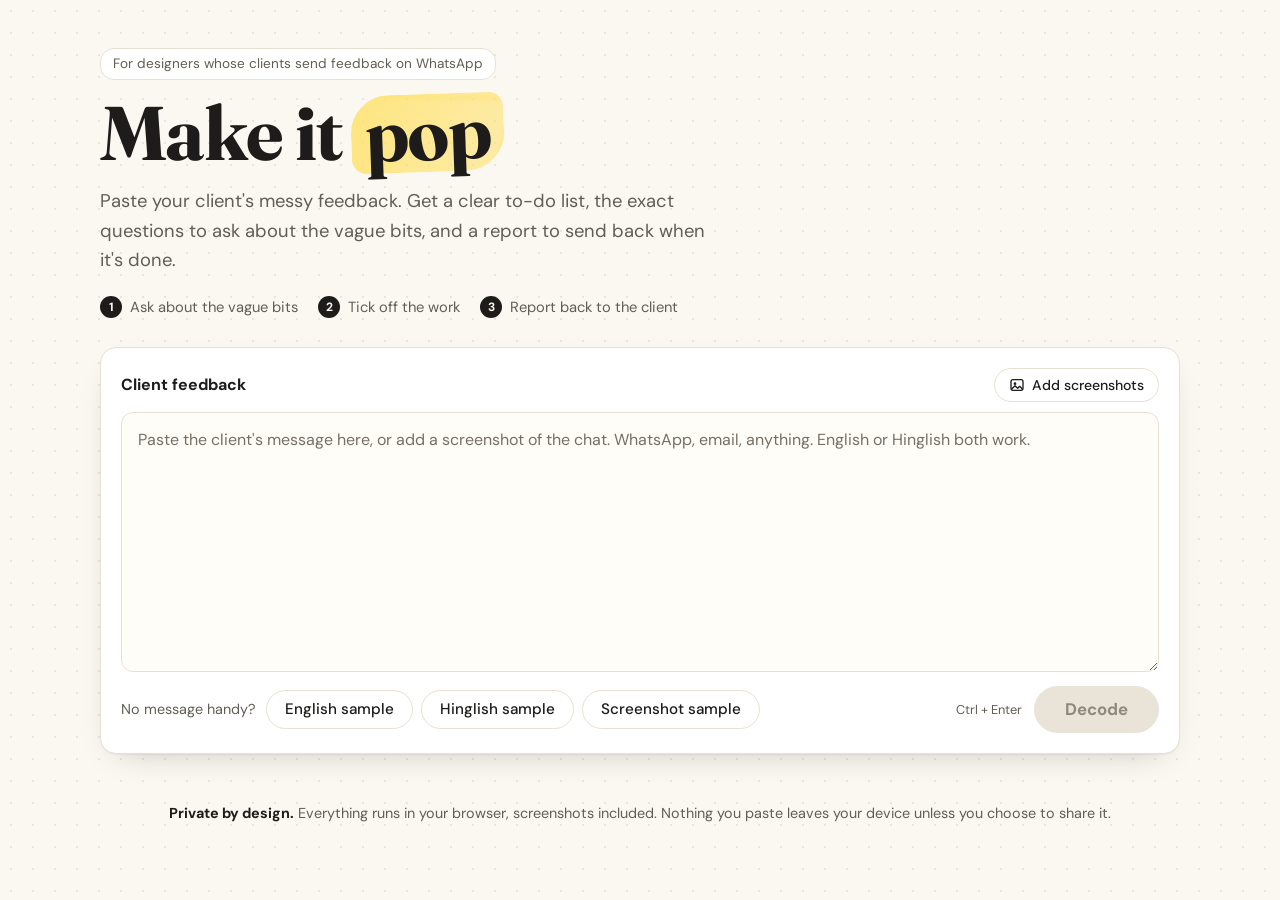
<file: index.html>
<!doctype html>
<html lang="en">
<head>
  <meta charset="utf-8">
  <meta name="viewport" content="width=device-width, initial-scale=1">
  <title>Make It Pop: decode vague client feedback</title>
  <meta name="description" content="Paste your client's messy feedback. Get a clear to-do list, plus the questions to ask about the vague bits, and a report to send back when it's done.">
  <meta name="theme-color" content="#FBF8F1">
  <link rel="icon" href="data:image/svg+xml,%3Csvg xmlns='http://www.w3.org/2000/svg' viewBox='0 0 64 64'%3E%3Crect x='6' y='22' width='52' height='22' rx='6' fill='%23FFE066' transform='rotate(-6 32 33)'/%3E%3Ctext x='32' y='42' font-family='Georgia,serif' font-size='26' font-weight='700' text-anchor='middle' fill='%231D1C1A'%3Epop%3C/text%3E%3C/svg%3E">
  <link rel="preconnect" href="https://fonts.googleapis.com">
  <link rel="preconnect" href="https://fonts.gstatic.com" crossorigin>
  <link rel="stylesheet" href="https://fonts.googleapis.com/css2?family=DM+Sans:opsz,wght@9..40,400;9..40,500;9..40,700&family=Fraunces:opsz,wght@9..144,600;9..144,700&display=swap">
  <link rel="stylesheet" href="styles.css">
</head>
<body>
  <!-- Screen 1: paste the client's message -->
  <div id="screen-compose" class="screen">
    <main class="page">
      <header class="masthead">
        <p class="eyebrow">For designers whose clients send feedback on WhatsApp</p>
        <h1 class="wordmark">Make it <span class="marker">pop</span></h1>
        <p class="promise">Paste your client's messy feedback. Get a clear to-do list, the exact questions to ask about the vague bits, and a report to send back when it's done.</p>
        <ol class="steps" aria-label="How it works">
          <li><span class="step-num">1</span>Ask about the vague bits</li>
          <li><span class="step-num">2</span>Tick off the work</li>
          <li><span class="step-num">3</span>Report back to the client</li>
        </ol>
      </header>

      <section class="card input-card" aria-label="Client feedback">
        <div class="input-head">
          <label class="input-label" for="feedback">Client feedback</label>
          <button type="button" id="add-shots" class="btn btn-ghost btn-small shot-btn">
            <svg viewBox="0 0 24 24" width="16" height="16" aria-hidden="true"><rect x="3" y="4" width="18" height="16" rx="3" fill="none" stroke="currentColor" stroke-width="2"/><circle cx="9" cy="10" r="2" fill="currentColor"/><path d="M4 18l5-5 4 4 3-3 4 4" fill="none" stroke="currentColor" stroke-width="2" stroke-linejoin="round"/></svg>
            Add screenshots
          </button>
          <input id="shot-input" class="visually-hidden" type="file" accept="image/*" multiple tabindex="-1" aria-hidden="true">
        </div>
        <textarea id="feedback" rows="9" spellcheck="false" placeholder="Paste the client's message here, or add a screenshot of the chat. WhatsApp, email, anything. English or Hinglish both work."></textarea>
        <p id="shot-status" class="shot-status" role="status" aria-live="polite" hidden></p>
        <p id="nothing-found" class="nothing-found" role="alert" hidden>We couldn't find any requests in this message. Try pasting the full feedback.</p>
        <div class="input-actions">
          <div class="samples">
            <span class="samples-label">No message handy?</span>
            <button type="button" class="btn btn-ghost" data-sample="en">English sample</button>
            <button type="button" class="btn btn-ghost" data-sample="hi">Hinglish sample</button>
            <button type="button" class="btn btn-ghost" id="sample-shot">Screenshot sample</button>
          </div>
          <div class="decode-wrap">
            <span class="shortcut" aria-hidden="true">Ctrl + Enter</span>
            <button type="button" id="decode" class="btn btn-primary btn-large" disabled>Decode</button>
          </div>
        </div>
      </section>

      <footer class="footer">
        <p><strong>Private by design.</strong> Everything runs in your browser, screenshots included. Nothing you paste leaves your device unless you choose to share it.</p>
      </footer>
    </main>
  </div>

  <!-- Screen 2: the feedback round -->
  <div id="screen-work" class="screen" hidden>
    <header class="appbar">
      <div class="appbar-inner">
        <button type="button" id="back" class="btn btn-ghost btn-small"><span aria-hidden="true">&larr;</span> Edit message</button>
        <p class="appbar-mark" aria-hidden="true">Make it <span class="marker">pop</span></p>
        <button type="button" id="new-feedback" class="btn btn-ghost btn-small">New feedback</button>
      </div>
    </header>

    <main class="page page-work">
      <div class="round-head" aria-live="polite">
        <h1 id="work-title" class="round-title" tabindex="-1"></h1>
        <p id="summary" class="summary"></p>
      </div>

      <ol class="round" aria-label="This feedback round">
        <li id="step-ask" class="round-step">
          <button type="button" class="round-btn" data-step="ask">
            <span class="round-num" aria-hidden="true">1</span>
            <span class="round-text">
              <span class="round-name">Ask the client</span>
              <span id="step-ask-status" class="round-status"></span>
            </span>
          </button>
        </li>
        <li id="step-do" class="round-step">
          <button type="button" class="round-btn" data-step="do">
            <span class="round-num" aria-hidden="true">2</span>
            <span class="round-text">
              <span class="round-name">Do the work</span>
              <span id="step-do-status" class="round-status"></span>
              <span class="round-bar" aria-hidden="true"><span id="step-do-fill"></span></span>
            </span>
          </button>
        </li>
        <li id="step-report" class="round-step">
          <button type="button" class="round-btn" data-step="report">
            <span class="round-num" aria-hidden="true">3</span>
            <span class="round-text">
              <span class="round-name">Report back</span>
              <span id="step-report-status" class="round-status"></span>
            </span>
          </button>
        </li>
      </ol>

      <div class="tabs" role="tablist" aria-label="Lists">
        <button type="button" role="tab" id="tab-ask" class="tab" data-tab="ask" aria-controls="panel-ask" aria-selected="true">Ask the client <span id="tab-ask-count" class="tab-count"></span></button>
        <button type="button" role="tab" id="tab-ready" class="tab" data-tab="ready" aria-controls="panel-ready" aria-selected="false">Ready to do <span id="tab-ready-count" class="tab-count"></span></button>
      </div>

      <div id="lists" class="lists" data-tab="ask">
        <section id="panel-ask" class="card list list-ask" role="tabpanel" aria-labelledby="ask-title">
          <header class="list-head">
            <div>
              <h2 id="ask-title" class="list-title"><span class="list-icon" aria-hidden="true">?</span>Ask the client <span id="ask-count" class="count"></span></h2>
              <p class="list-hint">Send these before you start, so you don't redo work.</p>
            </div>
            <button type="button" id="send-questions" class="btn btn-primary btn-small">Send questions</button>
          </header>
          <div id="lang-switch" class="lang-switch" role="group" aria-label="Question language" hidden>
            <span class="lang-switch-label">Questions in</span>
            <button type="button" class="seg is-active" data-lang-mode="client" aria-pressed="true">Client's language</button>
            <button type="button" class="seg" data-lang-mode="en" aria-pressed="false">English</button>
          </div>
          <ol id="ask-list" class="items"></ol>
          <p id="ask-empty" class="empty" hidden>Nothing vague here. Your client was clear this time.</p>
        </section>

        <section id="panel-ready" class="card list list-ready" role="tabpanel" aria-labelledby="ready-title">
          <header class="list-head">
            <div>
              <h2 id="ready-title" class="list-title"><span class="list-icon" aria-hidden="true">&#10003;</span>Ready to do <span id="ready-count" class="count"></span></h2>
              <p class="list-hint">Clear requests. Tick them off as you go.</p>
            </div>
          </header>
          <div id="progress" class="progress">
            <div class="progress-track"><span id="progress-fill" class="progress-fill"></span></div>
            <p id="progress-text" class="progress-text"></p>
          </div>
          <div id="all-done" class="all-done" hidden>
            <p>All done. Time to send it back for review.</p>
            <button type="button" id="all-done-report" class="btn btn-green btn-small">Create report</button>
          </div>
          <ul id="ready-list" class="items"></ul>
          <p id="ready-empty" class="empty" hidden>Nothing to start yet. Send the questions first.</p>
        </section>
      </div>

      <footer class="footer">
        <p><strong>Private by design.</strong> Everything runs in your browser. Nothing you paste leaves your device unless you choose to share it.</p>
      </footer>
    </main>
  </div>

  <div id="toast" class="toast" role="status" aria-live="polite" hidden></div>

  <!-- Sheet: send the clarifying questions -->
  <dialog id="send-dialog" class="sheet" aria-labelledby="send-title">
    <header class="sheet-head">
      <h2 id="send-title">Send your questions</h2>
      <button type="button" class="icon-btn" data-close aria-label="Close">&times;</button>
    </header>
    <div class="sheet-body">
      <p class="sheet-hint">Paste this in your chat with the client. Every question quotes their own words.</p>
      <label class="visually-hidden" for="send-text">Message to send</label>
      <textarea id="send-text" class="bubble" readonly></textarea>
    </div>
    <footer class="sheet-actions">
      <button type="button" id="send-copy" class="btn btn-ghost">Copy message</button>
      <a id="send-wa" class="btn btn-whatsapp" href="#" target="_blank" rel="noopener">Open in WhatsApp</a>
    </footer>
  </dialog>

  <!-- Sheet: report back to the client -->
  <dialog id="report-dialog" class="sheet sheet-wide" aria-labelledby="report-title">
    <header class="sheet-head">
      <h2 id="report-title">Report back to your client</h2>
      <button type="button" class="icon-btn" data-close aria-label="Close">&times;</button>
    </header>
    <div class="sheet-body">
      <div class="fields">
        <label class="field"><span>Client name</span><input id="r-client" type="text" autocomplete="off" placeholder="e.g. Rohit"></label>
        <label class="field"><span>Project</span><input id="r-project" type="text" autocomplete="off" placeholder="e.g. Homepage redesign"></label>
        <label class="field"><span>Your name</span><input id="r-from" type="text" autocomplete="name" placeholder="e.g. Ajit"></label>
      </div>
      <div class="lang-switch" role="group" aria-label="Report format">
        <span class="lang-switch-label">Send as</span>
        <button type="button" class="seg is-active" data-view="doc" aria-pressed="true">PDF report</button>
        <button type="button" class="seg" data-view="msg" aria-pressed="false">WhatsApp message</button>
      </div>
      <div id="report-doc-wrap" class="doc-wrap"></div>
      <div id="report-msg-wrap" hidden>
        <label class="visually-hidden" for="report-text">Report message</label>
        <textarea id="report-text" class="bubble" readonly></textarea>
      </div>
    </div>
    <footer class="sheet-actions">
      <button type="button" id="report-copy" class="btn btn-ghost">Copy message</button>
      <a id="report-wa" class="btn btn-whatsapp" href="#" target="_blank" rel="noopener">Share on WhatsApp</a>
      <button type="button" id="report-pdf" class="btn btn-primary">Download PDF</button>
    </footer>
  </dialog>

  <!-- Only shown when printing, so "Download PDF" saves just the report -->
  <div id="print-root" class="print-root"></div>

  <script src="js/phrases.js"></script>
  <script src="js/decoder.js"></script>
  <script src="js/app.js"></script>
  <script src="js/screenshot.js"></script>
</body>
</html>
</file>
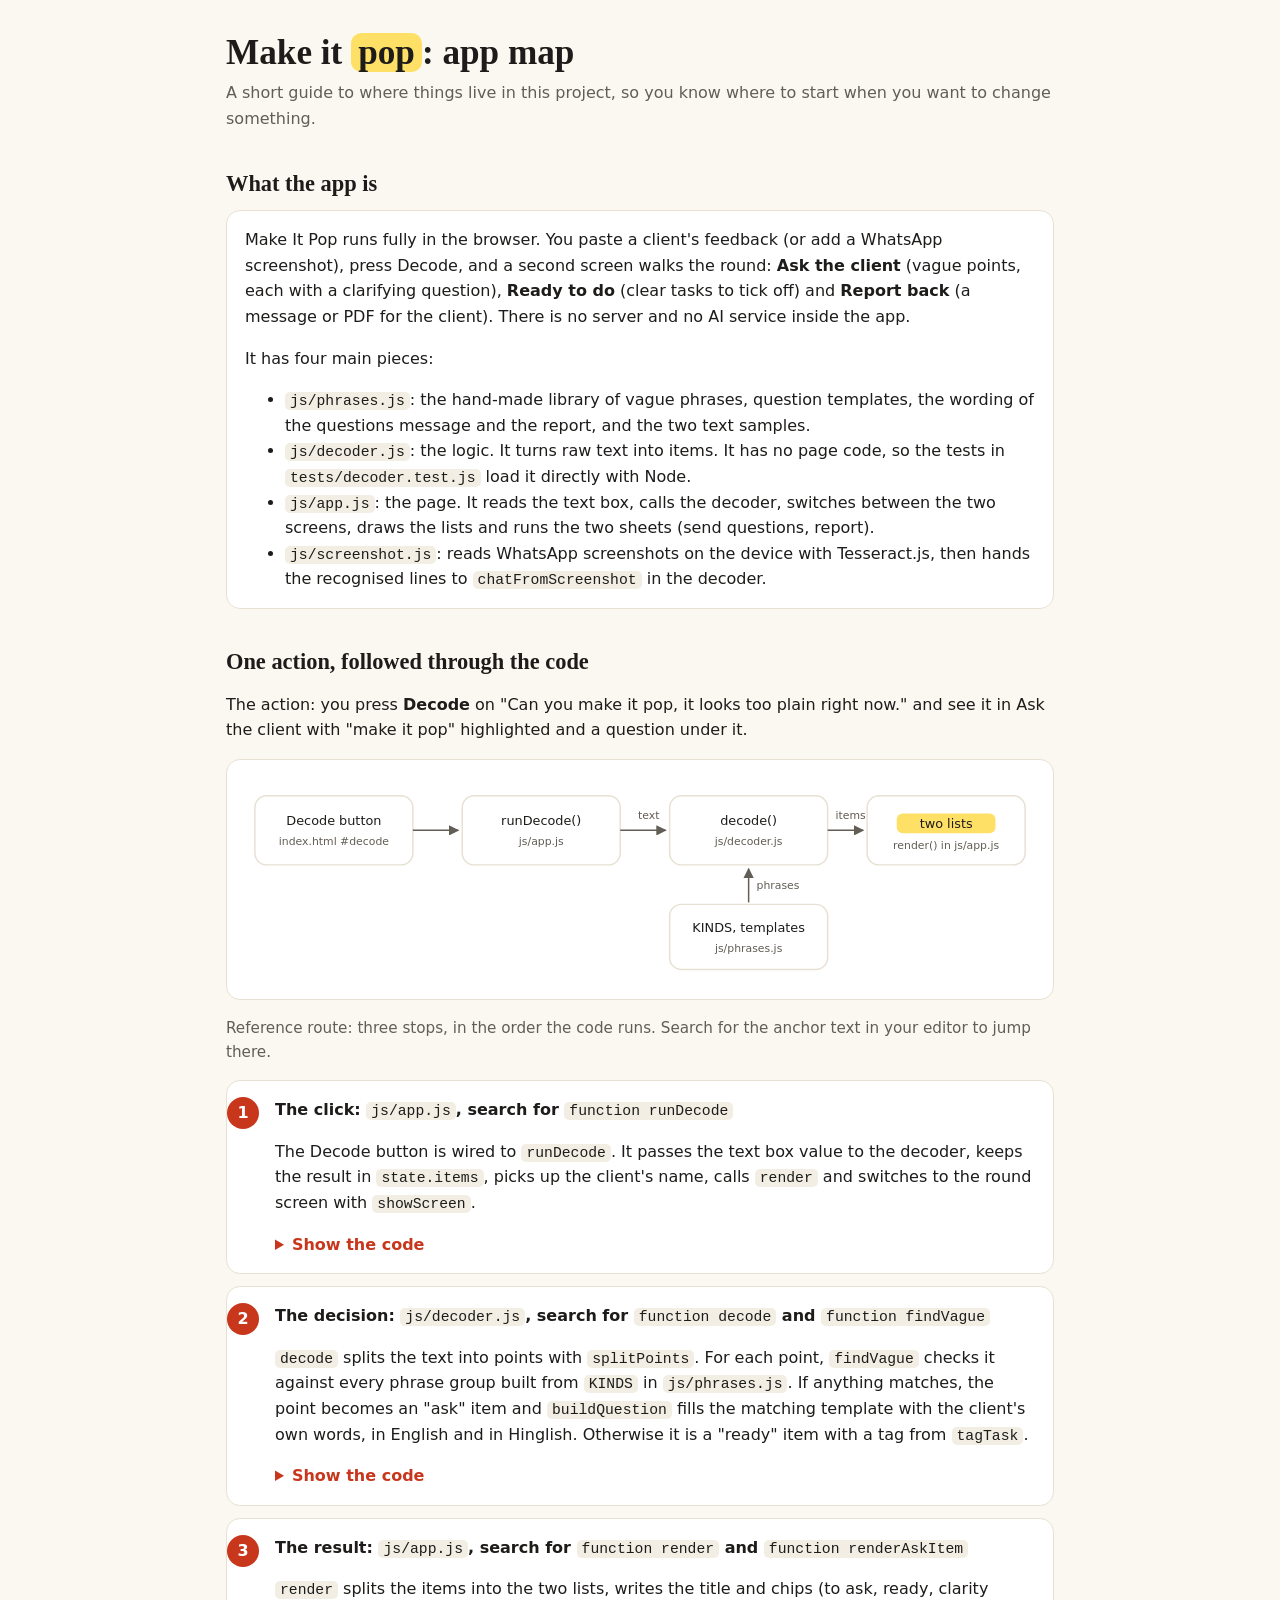
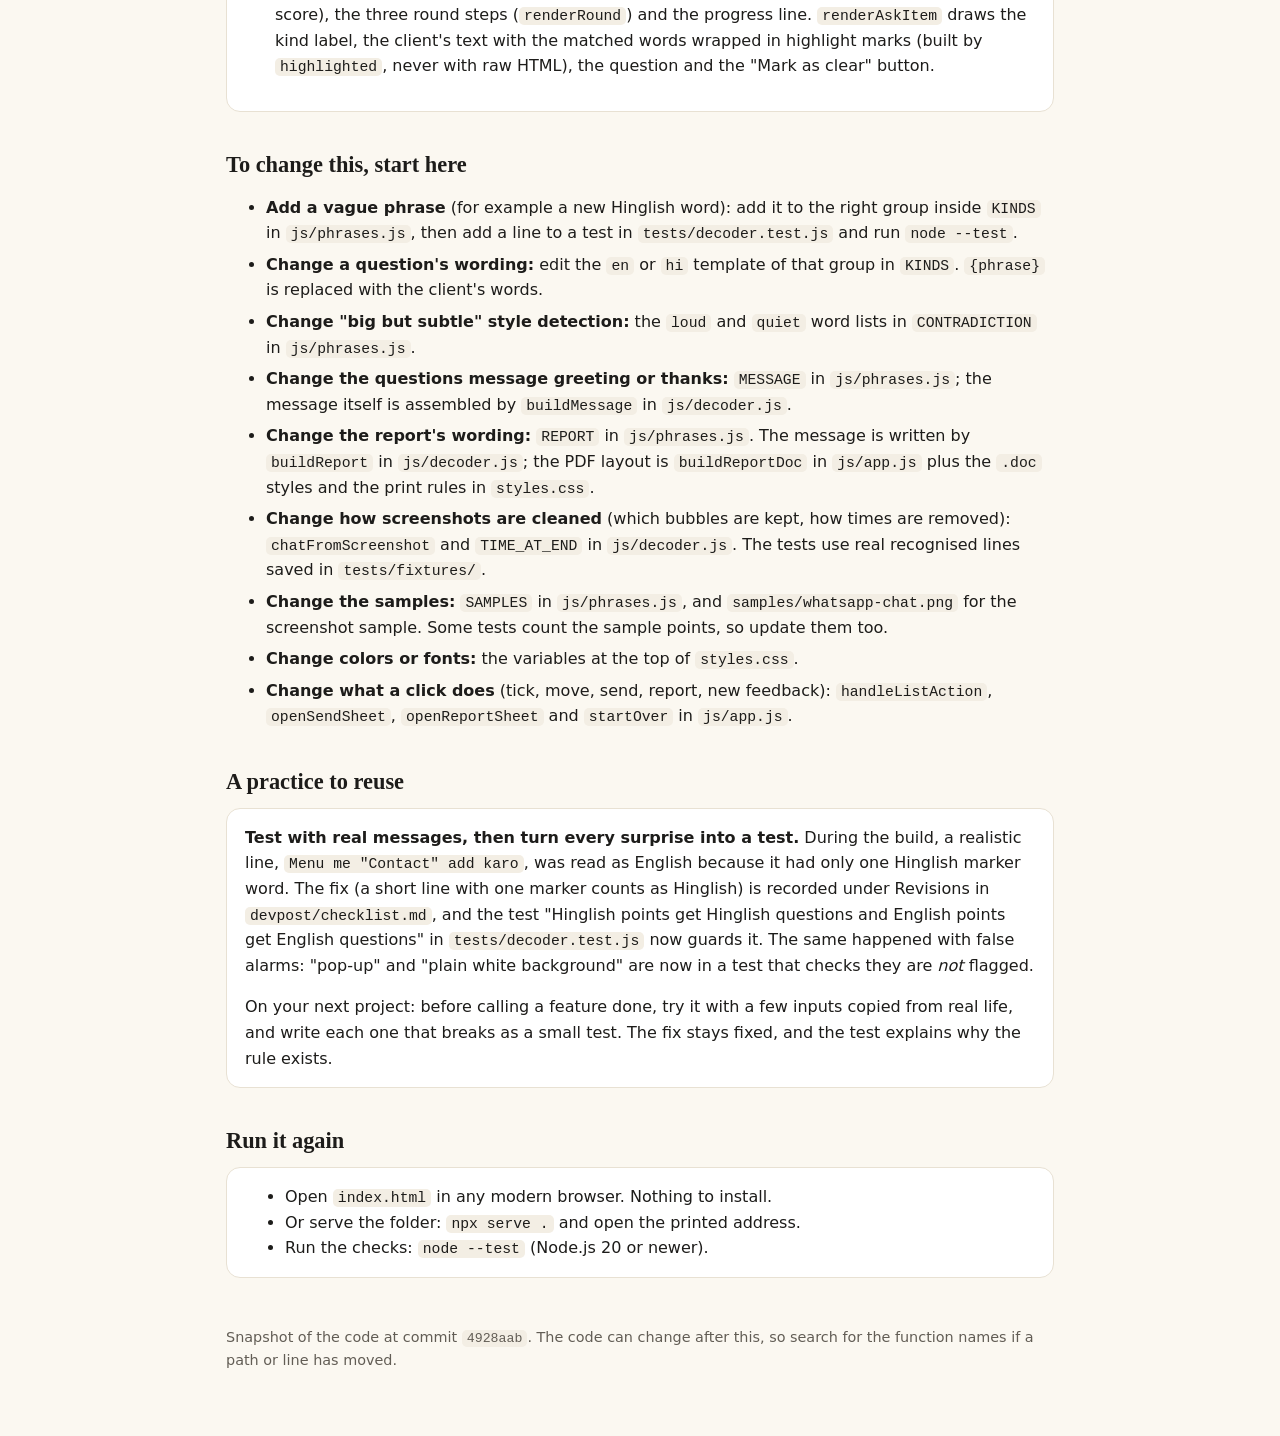
<file: devpost/app-map.html>
<!doctype html>
<html lang="en">
<head>
<meta charset="utf-8">
<meta name="viewport" content="width=device-width, initial-scale=1">
<title>Make It Pop App Map</title>
<style>
  :root {
    --paper: #FBF8F1; --card: #FFFFFF; --ink: #1D1C1A; --muted: #625D55; --line: #E8E1D3;
    --hl: #FFE066; --tomato: #C8371C; --green: #2E7D4F; --code: #F3EEE4;
  }
  @media (prefers-color-scheme: dark) {
    :root:not([data-theme="light"]) {
      --paper: #1B1A18; --card: #252320; --ink: #F3EFE7; --muted: #B5AEA2; --line: #3A3631;
      --hl: #8A7414; --tomato: #FF8A70; --green: #7CCB9A; --code: #2E2B27;
    }
  }
  * { box-sizing: border-box; }
  body { margin: 0; background: var(--paper); color: var(--ink); font: 16px/1.6 system-ui, -apple-system, "Segoe UI", Roboto, sans-serif; }
  main { max-width: 860px; margin: 0 auto; padding: 32px 16px 64px; }
  h1, h2 { font-family: Georgia, "Times New Roman", serif; line-height: 1.2; }
  h1 { font-size: 2.2rem; margin: 0 0 6px; }
  h2 { font-size: 1.4rem; margin: 40px 0 10px; }
  .lead { color: var(--muted); margin: 0 0 8px; }
  .mark { background: var(--hl); padding: 0 .2em; border-radius: .3em; }
  .card { background: var(--card); border: 1px solid var(--line); border-radius: 14px; padding: 16px 18px; margin: 12px 0; }
  code { font: 0.92em ui-monospace, SFMono-Regular, Menlo, Consolas, monospace; background: var(--code); padding: 1px 5px; border-radius: 5px; }
  pre { background: var(--code); border-radius: 10px; padding: 12px 14px; overflow-x: auto; font: 0.88rem/1.5 ui-monospace, SFMono-Regular, Menlo, Consolas, monospace; margin: 10px 0 0; }
  pre code { background: none; padding: 0; }
  ol.route { padding-left: 0; list-style: none; counter-reset: stop; }
  ol.route > li { counter-increment: stop; position: relative; padding-left: 48px; }
  ol.route > li::before { content: counter(stop); position: absolute; left: 0; top: 16px; width: 32px; height: 32px; border-radius: 50%; background: var(--tomato); color: #fff; font-weight: 700; display: grid; place-items: center; }
  .where { color: var(--muted); font-size: 0.95rem; }
  details { margin-top: 8px; }
  summary { cursor: pointer; color: var(--tomato); font-weight: 600; }
  summary:focus-visible, a:focus-visible { outline: 3px solid var(--tomato); outline-offset: 2px; border-radius: 4px; }
  a { color: var(--tomato); }
  ul.pointers li { margin: 6px 0; }
  .scroll { overflow-x: auto; }
  .diagram { width: 100%; min-width: 620px; height: auto; display: block; }
  .diagram text { font: 13px system-ui, sans-serif; fill: var(--ink); }
  .diagram .small { font-size: 11px; fill: var(--muted); }
  .diagram .box { fill: var(--card); stroke: var(--line); stroke-width: 1.5; }
  .diagram .hot { fill: var(--hl); stroke: none; }
  .diagram .arrow { stroke: var(--muted); stroke-width: 1.5; fill: none; marker-end: url(#arrowhead); }
  .diagram #arrowhead path { fill: var(--muted); }
  footer { margin-top: 48px; color: var(--muted); font-size: 0.9rem; }
</style>
</head>
<body>
<main>
  <h1>Make it <span class="mark">pop</span>: app map</h1>
  <p class="lead">A short guide to where things live in this project, so you know where to start when you want to change something.</p>

  <h2>What the app is</h2>
  <div class="card">
    <p style="margin-top:0">Make It Pop runs fully in the browser. You paste a client's feedback (or add a WhatsApp screenshot), press Decode, and a second screen walks the round: <strong>Ask the client</strong> (vague points, each with a clarifying question), <strong>Ready to do</strong> (clear tasks to tick off) and <strong>Report back</strong> (a message or PDF for the client). There is no server and no AI service inside the app.</p>
    <p style="margin-bottom:0">It has four main pieces:</p>
    <ul style="margin-bottom:0">
      <li><code>js/phrases.js</code>: the hand-made library of vague phrases, question templates, the wording of the questions message and the report, and the two text samples.</li>
      <li><code>js/decoder.js</code>: the logic. It turns raw text into items. It has no page code, so the tests in <code>tests/decoder.test.js</code> load it directly with Node.</li>
      <li><code>js/app.js</code>: the page. It reads the text box, calls the decoder, switches between the two screens, draws the lists and runs the two sheets (send questions, report).</li>
      <li><code>js/screenshot.js</code>: reads WhatsApp screenshots on the device with Tesseract.js, then hands the recognised lines to <code>chatFromScreenshot</code> in the decoder.</li>
    </ul>
  </div>

  <h2>One action, followed through the code</h2>
  <p>The action: you press <strong>Decode</strong> on "Can you make it pop, it looks too plain right now." and see it in Ask the client with "make it pop" highlighted and a question under it.</p>
  <div class="card scroll">
    <svg class="diagram" viewBox="0 0 800 210" role="img" aria-labelledby="dg-title dg-desc">
      <title id="dg-title">How Decode works</title>
      <desc id="dg-desc">The Decode button in index.html calls runDecode in app.js, which calls decode in decoder.js. decode uses the phrase library in phrases.js and returns items. render in app.js draws them as the two lists on the page.</desc>
      <defs><marker id="arrowhead" viewBox="0 0 10 10" refX="9" refY="5" markerWidth="7" markerHeight="7" orient="auto"><path d="M0 0L10 5L0 10z"/></marker></defs>
      <rect class="box" x="10" y="20" width="160" height="70" rx="12"/>
      <text x="90" y="50" text-anchor="middle">Decode button</text>
      <text class="small" x="90" y="70" text-anchor="middle">index.html #decode</text>
      <rect class="box" x="220" y="20" width="160" height="70" rx="12"/>
      <text x="300" y="50" text-anchor="middle">runDecode()</text>
      <text class="small" x="300" y="70" text-anchor="middle">js/app.js</text>
      <rect class="box" x="430" y="20" width="160" height="70" rx="12"/>
      <text x="510" y="50" text-anchor="middle">decode()</text>
      <text class="small" x="510" y="70" text-anchor="middle">js/decoder.js</text>
      <rect class="box" x="430" y="130" width="160" height="66" rx="12"/>
      <text x="510" y="158" text-anchor="middle">KINDS, templates</text>
      <text class="small" x="510" y="178" text-anchor="middle">js/phrases.js</text>
      <rect class="box" x="630" y="20" width="160" height="70" rx="12"/>
      <rect class="hot" x="660" y="38" width="100" height="20" rx="6"/>
      <text x="710" y="53" text-anchor="middle">two lists</text>
      <text class="small" x="710" y="74" text-anchor="middle">render() in js/app.js</text>
      <path class="arrow" d="M170 55H216"/>
      <path class="arrow" d="M380 55H426"/>
      <path class="arrow" d="M590 55H626"/>
      <path class="arrow" d="M510 128V94"/>
      <text class="small" x="398" y="44">text</text>
      <text class="small" x="598" y="44">items</text>
      <text class="small" x="518" y="114">phrases</text>
    </svg>
  </div>

  <p class="where">Reference route: three stops, in the order the code runs. Search for the anchor text in your editor to jump there.</p>
  <ol class="route">
    <li class="card">
      <strong>The click: <code>js/app.js</code>, search for <code>function runDecode</code></strong>
      <p>The Decode button is wired to <code>runDecode</code>. It passes the text box value to the decoder, keeps the result in <code>state.items</code>, picks up the client's name, calls <code>render</code> and switches to the round screen with <code>showScreen</code>.</p>
      <details><summary>Show the code</summary>
<pre><code>function runDecode() {
  var items = Decoder.decode(feedback.value);
  ...
  state.items = items;
  ...
  render();
  ...
  showScreen(&quot;work&quot;);
}</code></pre></details>
    </li>
    <li class="card">
      <strong>The decision: <code>js/decoder.js</code>, search for <code>function decode</code> and <code>function findVague</code></strong>
      <p><code>decode</code> splits the text into points with <code>splitPoints</code>. For each point, <code>findVague</code> checks it against every phrase group built from <code>KINDS</code> in <code>js/phrases.js</code>. If anything matches, the point becomes an "ask" item and <code>buildQuestion</code> fills the matching template with the client's own words, in English and in Hinglish. Otherwise it is a "ready" item with a tag from <code>tagTask</code>.</p>
      <details><summary>Show the code</summary>
<pre><code>var vague = findVague(text);
var lang = detectLanguage(text);
var questions = vague.top ? { en: buildQuestion(vague.top, &quot;en&quot;), hi: buildQuestion(vague.top, &quot;hi&quot;) } : null;
...
kind: vague.top ? &quot;ask&quot; : &quot;ready&quot;,</code></pre></details>
    </li>
    <li class="card">
      <strong>The result: <code>js/app.js</code>, search for <code>function render</code> and <code>function renderAskItem</code></strong>
      <p><code>render</code> splits the items into the two lists, writes the title and chips (to ask, ready, clarity score), the three round steps (<code>renderRound</code>) and the progress line. <code>renderAskItem</code> draws the kind label, the client's text with the matched words wrapped in highlight marks (built by <code>highlighted</code>, never with raw HTML), the question and the "Mark as clear" button.</p>
    </li>
  </ol>

  <h2>To change this, start here</h2>
  <ul class="pointers">
    <li><strong>Add a vague phrase</strong> (for example a new Hinglish word): add it to the right group inside <code>KINDS</code> in <code>js/phrases.js</code>, then add a line to a test in <code>tests/decoder.test.js</code> and run <code>node --test</code>.</li>
    <li><strong>Change a question's wording:</strong> edit the <code>en</code> or <code>hi</code> template of that group in <code>KINDS</code>. <code>{phrase}</code> is replaced with the client's words.</li>
    <li><strong>Change "big but subtle" style detection:</strong> the <code>loud</code> and <code>quiet</code> word lists in <code>CONTRADICTION</code> in <code>js/phrases.js</code>.</li>
    <li><strong>Change the questions message greeting or thanks:</strong> <code>MESSAGE</code> in <code>js/phrases.js</code>; the message itself is assembled by <code>buildMessage</code> in <code>js/decoder.js</code>.</li>
    <li><strong>Change the report's wording:</strong> <code>REPORT</code> in <code>js/phrases.js</code>. The message is written by <code>buildReport</code> in <code>js/decoder.js</code>; the PDF layout is <code>buildReportDoc</code> in <code>js/app.js</code> plus the <code>.doc</code> styles and the print rules in <code>styles.css</code>.</li>
    <li><strong>Change how screenshots are cleaned</strong> (which bubbles are kept, how times are removed): <code>chatFromScreenshot</code> and <code>TIME_AT_END</code> in <code>js/decoder.js</code>. The tests use real recognised lines saved in <code>tests/fixtures/</code>.</li>
    <li><strong>Change the samples:</strong> <code>SAMPLES</code> in <code>js/phrases.js</code>, and <code>samples/whatsapp-chat.png</code> for the screenshot sample. Some tests count the sample points, so update them too.</li>
    <li><strong>Change colors or fonts:</strong> the variables at the top of <code>styles.css</code>.</li>
    <li><strong>Change what a click does</strong> (tick, move, send, report, new feedback): <code>handleListAction</code>, <code>openSendSheet</code>, <code>openReportSheet</code> and <code>startOver</code> in <code>js/app.js</code>.</li>
  </ul>

  <h2>A practice to reuse</h2>
  <div class="card">
    <p style="margin-top:0"><strong>Test with real messages, then turn every surprise into a test.</strong> During the build, a realistic line, <code>Menu me "Contact" add karo</code>, was read as English because it had only one Hinglish marker word. The fix (a short line with one marker counts as Hinglish) is recorded under Revisions in <code>devpost/checklist.md</code>, and the test "Hinglish points get Hinglish questions and English points get English questions" in <code>tests/decoder.test.js</code> now guards it. The same happened with false alarms: "pop-up" and "plain white background" are now in a test that checks they are <em>not</em> flagged.</p>
    <p style="margin-bottom:0">On your next project: before calling a feature done, try it with a few inputs copied from real life, and write each one that breaks as a small test. The fix stays fixed, and the test explains why the rule exists.</p>
  </div>

  <h2>Run it again</h2>
  <div class="card">
    <ul style="margin:0">
      <li>Open <code>index.html</code> in any modern browser. Nothing to install.</li>
      <li>Or serve the folder: <code>npx serve .</code> and open the printed address.</li>
      <li>Run the checks: <code>node --test</code> (Node.js 20 or newer).</li>
    </ul>
  </div>

  <footer>Snapshot of the code at commit <code>4928aab</code>. The code can change after this, so search for the function names if a path or line has moved.</footer>
</main>
</body>
</html>
</file>
<file: styles.css>
/* Make It Pop: a designer's desk. Warm paper, black ink, and a yellow highlighter. */

:root {
  --paper: #FBF8F1;
  --paper-deep: #F3EEE3;
  --ink: #1D1C1A;
  --muted: #625D55;
  --line: #E8E1D3;
  --card: #FFFFFF;
  --field: #FFFDF8;
  --highlighter: #FFE066;
  --tomato: #C8371C;
  --tomato-deep: #A82D16;
  --tomato-tint: #FBE9E4;
  --tomato-ink: #8E2A16;
  --green: #2E7D4F;
  --green-tint: #E6F2EA;
  --green-ink: #1F5E3A;
  --radius: 16px;
  --shadow: 0 1px 0 rgba(29, 28, 26, 0.04), 0 12px 32px -20px rgba(29, 28, 26, 0.35);
  --serif: "Fraunces", Georgia, "Times New Roman", serif;
  --sans: "DM Sans", system-ui, -apple-system, "Segoe UI", Roboto, sans-serif;
}

* { box-sizing: border-box; }
[hidden] { display: none !important; }

html { -webkit-text-size-adjust: 100%; }

body {
  margin: 0;
  color: var(--ink);
  font: 16px/1.6 var(--sans);
  background-color: var(--paper);
  /* Dot-grid notebook paper. */
  background-image: radial-gradient(rgba(29, 28, 26, 0.09) 1px, transparent 1.2px);
  background-size: 22px 22px;
}

.page { max-width: 1120px; margin: 0 auto; padding: 48px 20px 40px; }

/* ---------- Header ---------- */

.masthead { max-width: 760px; margin-bottom: 28px; }

.eyebrow {
  display: inline-block;
  margin: 0 0 14px;
  padding: 4px 12px;
  border: 1px solid var(--line);
  border-radius: 14px;
  background: var(--card);
  font-size: 0.85rem;
  color: var(--muted);
}

.wordmark {
  margin: 0;
  font-family: var(--serif);
  font-weight: 700;
  font-size: clamp(2.75rem, 7vw, 4.75rem);
  line-height: 1.02;
  letter-spacing: -0.02em;
}

/* The highlighter stroke: slightly uneven ends, a little tilt, like a real marker. */
.marker,
.hl {
  background-image:
    linear-gradient(104deg, rgba(255, 224, 102, 0) 0.9%, rgba(255, 224, 102, 1) 2.4%, rgba(255, 224, 102, 0.8) 5.8%, rgba(255, 224, 102, 0.55) 93%, rgba(255, 224, 102, 0.85) 96%, rgba(255, 224, 102, 0) 98%),
    linear-gradient(183deg, rgba(255, 224, 102, 0) 0%, rgba(255, 224, 102, 0.35) 7.9%, rgba(255, 224, 102, 0) 15%);
  -webkit-box-decoration-break: clone;
  box-decoration-break: clone;
}

.marker {
  display: inline-block;
  padding: 0 0.18em;
  margin: 0 -0.04em;
  border-radius: 0.5em 0.2em;
  transform: rotate(-2deg);
}

.promise { margin: 16px 0 0; font-size: 1.15rem; color: var(--muted); max-width: 620px; }

.steps {
  display: flex;
  flex-wrap: wrap;
  gap: 8px 20px;
  margin: 20px 0 0;
  padding: 0;
  list-style: none;
  font-size: 0.92rem;
  color: var(--muted);
}

.steps li { display: flex; align-items: center; gap: 8px; }

.step-num {
  display: inline-grid;
  place-items: center;
  width: 22px;
  height: 22px;
  border-radius: 50%;
  background: var(--ink);
  color: var(--paper);
  font-size: 0.75rem;
  font-weight: 700;
}

/* ---------- Cards and inputs ---------- */

.card {
  background: var(--card);
  border: 1px solid var(--line);
  border-radius: var(--radius);
  box-shadow: var(--shadow);
}

.input-card { padding: 20px; }

.input-head { display: flex; align-items: center; justify-content: space-between; gap: 10px; margin-bottom: 10px; }
.input-label { display: block; font-weight: 700; }
.shot-btn { display: inline-flex; align-items: center; gap: 7px; }

.shot-status { margin: 10px 0 0; font-size: 0.9rem; color: var(--muted); }
.shot-status.is-busy::before {
  content: "";
  display: inline-block;
  width: 12px;
  height: 12px;
  margin-right: 8px;
  vertical-align: -1px;
  border: 2px solid var(--line);
  border-top-color: var(--tomato);
  border-radius: 50%;
  animation: spin 0.8s linear infinite;
}
.shot-status.is-done { color: var(--green-ink); font-weight: 500; }
.shot-status.is-error { color: var(--tomato-ink); font-weight: 500; }
.input-card.is-dropping textarea { border-color: var(--tomato); border-style: dashed; background: var(--tomato-tint); }
.input-card.is-reading .shot-btn { pointer-events: none; opacity: 0.6; }

@keyframes spin { to { transform: rotate(360deg); } }

textarea {
  display: block;
  width: 100%;
  min-height: 190px;
  padding: 14px 16px;
  border: 1px solid var(--line);
  border-radius: 12px;
  background: var(--field);
  color: var(--ink);
  font: 1rem/1.6 var(--sans);
  resize: vertical;
}

textarea::placeholder { color: #766F65; }

.input-actions {
  display: flex;
  flex-wrap: wrap;
  align-items: center;
  justify-content: space-between;
  gap: 12px;
  margin-top: 14px;
}

.samples { display: flex; flex-wrap: wrap; align-items: center; gap: 8px; }
.samples-label { font-size: 0.9rem; color: var(--muted); margin-right: 2px; }

.decode-wrap { display: flex; align-items: center; gap: 12px; }
.shortcut { font-size: 0.8rem; color: var(--muted); }

/* ---------- Buttons ---------- */

.btn {
  font: 500 0.95rem/1 var(--sans);
  border-radius: 999px;
  padding: 11px 18px;
  cursor: pointer;
  border: 1px solid var(--ink);
  background: transparent;
  color: var(--ink);
  transition: background-color 0.15s ease, transform 0.15s ease, box-shadow 0.15s ease;
}

.btn:hover { background: var(--paper-deep); }
.btn:active { transform: translateY(1px); }

.btn-primary {
  background: var(--tomato);
  border-color: var(--tomato);
  color: #fff;
  font-weight: 700;
  box-shadow: 0 6px 16px -8px rgba(200, 55, 28, 0.7);
}

.btn-primary:hover { background: var(--tomato-deep); border-color: var(--tomato-deep); }
.btn-large { padding: 14px 30px; font-size: 1.05rem; }
.btn-small { padding: 8px 14px; font-size: 0.88rem; }
.btn-ghost { border-color: var(--line); background: var(--card); }

.btn:disabled,
.btn:disabled:hover {
  cursor: not-allowed;
  background: #E9E3D8;
  border-color: #E9E3D8;
  color: #8F887E;
  box-shadow: none;
}

.link-btn {
  font: 500 0.85rem/1.2 var(--sans);
  background: none;
  border: none;
  padding: 4px 0;
  color: var(--muted);
  text-decoration: underline;
  text-decoration-color: rgba(98, 93, 85, 0.4);
  text-underline-offset: 3px;
  cursor: pointer;
  white-space: nowrap;
}

.link-btn:hover { color: var(--ink); text-decoration-color: var(--ink); }

:focus-visible { outline: 3px solid rgba(200, 55, 28, 0.45); outline-offset: 2px; }
textarea:focus-visible { outline: none; border-color: var(--tomato); box-shadow: 0 0 0 3px rgba(200, 55, 28, 0.18); }

/* ---------- Screens ---------- */

.screen:not([hidden]) { animation: screen-in 0.35s ease both; }

@keyframes screen-in {
  from { opacity: 0; transform: translateY(10px); }
  to { opacity: 1; transform: none; }
}

.appbar {
  position: sticky;
  top: 0;
  z-index: 5;
  background: rgba(251, 248, 241, 0.97);
  border-bottom: 1px solid var(--line);
}

.appbar-inner {
  max-width: 1120px;
  margin: 0 auto;
  padding: 10px 20px;
  display: flex;
  align-items: center;
  justify-content: space-between;
  gap: 12px;
}

.appbar-mark { margin: 0; font-family: var(--serif); font-weight: 700; font-size: 1.35rem; letter-spacing: -0.01em; }
.appbar-mark .marker { padding: 0 0.14em; }

.page-work { padding-top: 28px; }

.round-head {
  display: flex;
  flex-wrap: wrap;
  align-items: center;
  gap: 8px 14px;
  margin-bottom: 18px;
}

.round-title { margin: 0; font-family: var(--serif); font-size: clamp(1.6rem, 4vw, 2.1rem); font-weight: 700; line-height: 1.15; }
.round-title:focus { outline: none; }

.summary { margin: 0; display: flex; flex-wrap: wrap; gap: 6px; }

.chip {
  display: inline-block;
  padding: 3px 11px;
  border-radius: 999px;
  font-family: var(--sans);
  font-size: 0.85rem;
  font-weight: 700;
}

.chip-ask { background: var(--tomato-tint); color: var(--tomato-ink); }
.chip-ready { background: var(--green-tint); color: var(--green-ink); }

/* The three steps of a feedback round */

.round {
  list-style: none;
  margin: 0 0 22px;
  padding: 0;
  display: grid;
  grid-template-columns: repeat(3, 1fr);
  gap: 12px;
}

.round-btn {
  width: 100%;
  height: 100%;
  display: flex;
  align-items: flex-start;
  gap: 12px;
  padding: 14px 16px;
  border: 1px solid var(--line);
  border-radius: 14px;
  background: var(--card);
  color: var(--ink);
  text-align: left;
  font: inherit;
  cursor: pointer;
  box-shadow: var(--shadow);
  transition: border-color 0.15s ease, transform 0.15s ease;
}

.round-btn:hover { border-color: #CFC6B6; transform: translateY(-1px); }

.round-num {
  flex: none;
  display: grid;
  place-items: center;
  width: 30px;
  height: 30px;
  border-radius: 50%;
  background: var(--paper-deep);
  color: var(--muted);
  font-weight: 700;
  font-size: 0.9rem;
}

.round-text { display: grid; gap: 2px; min-width: 0; flex: 1; }
.round-name { font-weight: 700; }
.round-status { font-size: 0.88rem; color: var(--muted); }
.round-bar { display: block; height: 5px; margin-top: 6px; border-radius: 999px; background: var(--paper-deep); overflow: hidden; }
.round-bar span { display: block; height: 100%; width: 0; background: var(--green); border-radius: inherit; transition: width 0.3s ease; }

.round-step.is-next .round-btn { border-color: var(--tomato); box-shadow: 0 0 0 3px rgba(200, 55, 28, 0.12), var(--shadow); }
.round-step.is-next .round-num { background: var(--tomato); color: #fff; }
.round-step.is-done .round-num { background: var(--green); color: #fff; font-size: 0; }
.round-step.is-done .round-num::after { content: "\2713"; font-size: 0.95rem; }
.round-step.is-done .round-status { color: var(--green-ink); font-weight: 500; }

/* Phone tabs between the two lists */

.tabs { display: none; }

.tab {
  flex: 1;
  padding: 10px 12px;
  border: none;
  border-radius: 999px;
  background: transparent;
  color: var(--muted);
  font: 500 0.92rem/1.2 var(--sans);
  cursor: pointer;
}

.tab[aria-selected="true"] { background: var(--ink); color: #fff; }
.tab-count { opacity: 0.75; margin-left: 2px; }

.lists { display: grid; gap: 20px; }

@media (min-width: 820px) {
  .lists { grid-template-columns: 1.08fr 1fr; align-items: start; }
}

.list { padding: 20px 20px 8px; }

.list-head {
  display: flex;
  align-items: flex-start;
  justify-content: space-between;
  gap: 12px;
  padding-bottom: 14px;
}

.list-title {
  display: flex;
  align-items: center;
  gap: 10px;
  margin: 0;
  font-family: var(--serif);
  font-size: 1.45rem;
  font-weight: 700;
}

.list-icon {
  display: inline-grid;
  place-items: center;
  width: 28px;
  height: 28px;
  border-radius: 50%;
  font-family: var(--sans);
  font-size: 0.95rem;
  font-weight: 700;
}

.list-ask .list-icon { background: var(--tomato-tint); color: var(--tomato-ink); }
.list-ready .list-icon { background: var(--green-tint); color: var(--green-ink); }

.count { font-family: var(--sans); font-size: 1rem; font-weight: 500; color: var(--muted); }
.list-hint { margin: 4px 0 0; font-size: 0.9rem; color: var(--muted); }

.items { list-style: none; margin: 0; padding: 0; }
.item { padding: 16px 0; border-top: 1px dashed var(--line); }

.item-top, .item-meta { display: flex; align-items: center; justify-content: space-between; gap: 10px; }

.kind-label, .tag {
  display: inline-block;
  padding: 3px 10px;
  border-radius: 999px;
  font-size: 0.75rem;
  font-weight: 700;
  letter-spacing: 0.03em;
  text-transform: uppercase;
}

.kind-label { background: var(--tomato-tint); color: var(--tomato-ink); }
.tag { background: var(--paper-deep); color: var(--muted); }

.quote { margin: 10px 0 12px; font-size: 1.08rem; line-height: 1.55; }

.hl {
  color: inherit;
  padding: 0.05em 0.28em;
  margin: 0 -0.06em;
  border-radius: 0.6em 0.25em;
}

.question {
  margin: 0;
  padding: 10px 14px;
  border-left: 3px solid var(--tomato);
  border-radius: 0 10px 10px 0;
  background: #FFF7F4;
  color: #3A3733;
}

.question-label { font-weight: 700; color: var(--tomato-ink); }

/* Ready list */

.progress { margin: 0 0 10px; }
.progress-track { height: 8px; border-radius: 999px; background: var(--paper-deep); overflow: hidden; }
.progress-fill { display: block; height: 100%; width: 0; border-radius: inherit; background: var(--green); transition: width 0.3s ease; }
.progress-text { margin: 6px 0 0; font-size: 0.88rem; color: var(--muted); }

.all-done {
  display: flex;
  flex-wrap: wrap;
  align-items: center;
  justify-content: space-between;
  gap: 10px;
  margin: 4px 0 12px;
  padding: 10px 12px 10px 14px;
  border-radius: 10px;
  background: var(--green-tint);
  color: var(--green-ink);
  font-weight: 700;
  animation: rise 0.3s ease both;
}

.all-done p { margin: 0; }

.task { display: flex; align-items: flex-start; gap: 12px; cursor: pointer; }

.task input {
  appearance: none;
  -webkit-appearance: none;
  flex: none;
  width: 22px;
  height: 22px;
  margin: 2px 0 0;
  border: 2px solid #BDB4A5;
  border-radius: 50%;
  background: var(--card);
  display: grid;
  place-items: center;
  cursor: pointer;
  transition: background-color 0.15s ease, border-color 0.15s ease;
}

.task input::after {
  content: "";
  width: 6px;
  height: 11px;
  margin-top: -2px;
  border: solid #fff;
  border-width: 0 2.5px 2.5px 0;
  transform: rotate(45deg) scale(0);
  transition: transform 0.18s ease;
}

.task input:checked { background: var(--green); border-color: var(--green); }
.task input:checked::after { transform: rotate(45deg) scale(1); }

.task-text { font-size: 1.02rem; transition: color 0.2s ease; }
.is-done .task-text { color: #766F65; text-decoration: line-through; text-decoration-color: rgba(29, 28, 26, 0.35); }

.item-meta { margin: 8px 0 0 34px; }

.empty { margin: 4px 0 16px; padding: 14px; border-radius: 10px; background: var(--paper); color: var(--muted); }

.nothing-found {
  margin: 12px 0 0;
  padding: 12px 14px;
  border: 1px dashed #CFC6B6;
  border-radius: 10px;
  background: var(--paper);
  color: var(--muted);
}

/* ---------- Footer and toast ---------- */

.footer { margin-top: 48px; font-size: 0.9rem; color: var(--muted); text-align: center; }
.footer strong { color: var(--ink); }

.toast {
  position: fixed;
  left: 50%;
  bottom: 28px;
  z-index: 10;
  max-width: calc(100% - 32px);
  text-align: center;
  transform: translateX(-50%);
  padding: 12px 20px;
  border-radius: 999px;
  background: var(--ink);
  color: #fff;
  font-weight: 500;
  box-shadow: 0 12px 30px -12px rgba(0, 0, 0, 0.45);
  animation: rise 0.25s ease both;
}

@keyframes rise {
  from { opacity: 0; transform: translateY(8px); }
  to { opacity: 1; transform: none; }
}

.toast { animation-name: toast-rise; }

@keyframes toast-rise {
  from { opacity: 0; transform: translate(-50%, 8px); }
  to { opacity: 1; transform: translate(-50%, 0); }
}

/* ---------- Sheets (send questions, report) ---------- */

body.has-sheet { overflow: hidden; }

.sheet {
  width: calc(100% - 32px);
  max-width: 560px;
  max-height: calc(100% - 48px);
  padding: 0;
  border: 1px solid var(--line);
  border-radius: 20px;
  background: var(--card);
  color: var(--ink);
  box-shadow: 0 30px 80px -30px rgba(29, 28, 26, 0.55);
  overflow: hidden;
}

.sheet[open] { display: flex; flex-direction: column; animation: sheet-in 0.25s ease both; }
.sheet-wide { max-width: 860px; }
.sheet::backdrop { background: rgba(29, 28, 26, 0.45); }

@keyframes sheet-in {
  from { opacity: 0; transform: translateY(14px); }
  to { opacity: 1; transform: none; }
}

.sheet-head {
  display: flex;
  align-items: center;
  justify-content: space-between;
  gap: 12px;
  padding: 18px 20px 14px;
  border-bottom: 1px solid var(--line);
}

.sheet-head h2 { margin: 0; font-family: var(--serif); font-size: 1.4rem; }

.icon-btn {
  width: 36px;
  height: 36px;
  border: 1px solid var(--line);
  border-radius: 50%;
  background: var(--card);
  color: var(--ink);
  font-size: 1.4rem;
  line-height: 1;
  cursor: pointer;
}

.icon-btn:hover { background: var(--paper-deep); }

.sheet-body { padding: 16px 20px; overflow-y: auto; flex: 1; background: var(--paper); }
.sheet-hint { margin: 0 0 12px; color: var(--muted); font-size: 0.95rem; }

.sheet-actions {
  display: flex;
  flex-wrap: wrap;
  justify-content: flex-end;
  gap: 10px;
  padding: 14px 20px;
  border-top: 1px solid var(--line);
  background: var(--card);
}

/* The message as it will look in the chat */
textarea.bubble {
  min-height: 0;
  padding: 12px 14px;
  border: none;
  border-radius: 14px 14px 4px 14px;
  background: #DCF4CE;
  color: #1B2B17;
  font-size: 0.95rem;
  line-height: 1.5;
  resize: none;
  box-shadow: 0 1px 1px rgba(0, 0, 0, 0.08);
}

.btn-green, .btn-whatsapp {
  background: var(--green);
  border-color: var(--green);
  color: #fff;
  font-weight: 700;
}

.btn-green:hover, .btn-whatsapp:hover { background: var(--green-ink); border-color: var(--green-ink); }
a.btn { display: inline-flex; align-items: center; text-decoration: none; }

.fields { display: grid; grid-template-columns: repeat(3, 1fr); gap: 10px; margin-bottom: 14px; }
.field { display: grid; gap: 4px; font-size: 0.82rem; font-weight: 700; color: var(--muted); }

.field input {
  width: 100%;
  padding: 9px 12px;
  border: 1px solid var(--line);
  border-radius: 10px;
  background: var(--card);
  color: var(--ink);
  font: 400 0.95rem/1.3 var(--sans);
}

.field input:focus-visible { outline: none; border-color: var(--tomato); box-shadow: 0 0 0 3px rgba(200, 55, 28, 0.18); }

/* ---------- The report document (preview and PDF) ---------- */

.doc-wrap { border-radius: 12px; box-shadow: 0 1px 0 rgba(29, 28, 26, 0.04), 0 10px 30px -18px rgba(29, 28, 26, 0.4); }

.doc {
  padding: 28px 30px 24px;
  border: 1px solid var(--line);
  border-radius: 12px;
  background: #fff;
  color: var(--ink);
  font-family: var(--sans);
}

.doc-eyebrow { margin: 0; font-size: 0.75rem; font-weight: 700; letter-spacing: 0.12em; text-transform: uppercase; color: var(--tomato-ink); }
.doc-title { margin: 4px 0 10px; font-family: var(--serif); font-size: 1.7rem; line-height: 1.15; }

.doc-meta { display: flex; flex-wrap: wrap; gap: 4px 22px; margin: 0; font-size: 0.88rem; }
.doc-meta div { display: flex; gap: 6px; }
.doc-meta dt { color: var(--muted); }
.doc-meta dd { margin: 0; font-weight: 700; }

.doc-stats { display: grid; grid-template-columns: repeat(4, 1fr); gap: 8px; margin: 18px 0 10px; }
.doc-stat { padding: 10px 12px; border-radius: 10px; background: var(--paper); }
.doc-num { display: block; font-family: var(--serif); font-size: 1.6rem; font-weight: 700; line-height: 1.1; }
.doc-label { display: block; font-size: 0.78rem; color: var(--muted); }
.doc-stat.is-done { background: var(--green-tint); }
.doc-stat.is-done .doc-num { color: var(--green-ink); }
.doc-stat.is-waiting { background: var(--tomato-tint); }
.doc-stat.is-waiting .doc-num { color: var(--tomato-ink); }

.doc-bar { height: 6px; border-radius: 999px; background: var(--paper-deep); overflow: hidden; }
.doc-bar span { display: block; height: 100%; background: var(--green); border-radius: inherit; }

.doc-sec { margin-top: 20px; }
.doc-sec-head { display: flex; align-items: baseline; justify-content: space-between; border-bottom: 1px solid var(--line); padding-bottom: 6px; }
.doc-sec h3 { margin: 0; font-family: var(--serif); font-size: 1.1rem; }
.doc-review-label { font-size: 0.75rem; font-weight: 700; color: var(--muted); text-transform: uppercase; letter-spacing: 0.06em; }

.doc-list { list-style: none; margin: 0; padding: 0; }
.doc-list li { display: flex; align-items: flex-start; gap: 10px; padding: 9px 0; border-bottom: 1px dashed var(--line); break-inside: avoid; }

.doc-mark {
  flex: none;
  display: grid;
  place-items: center;
  width: 20px;
  height: 20px;
  margin-top: 1px;
  border-radius: 50%;
  font-size: 0.72rem;
  font-weight: 700;
}

.sec-done .doc-mark { background: var(--green); color: #fff; }
.sec-doing .doc-mark { border: 2px solid #BDB4A5; color: transparent; }
.sec-waiting .doc-mark { background: var(--tomato-tint); color: var(--tomato-ink); }

.doc-body { flex: 1; min-width: 0; }
.doc-text { margin: 0; }
.doc-question { margin: 4px 0 0; font-size: 0.88rem; color: var(--muted); }
.doc-tag { flex: none; padding: 2px 8px; border-radius: 999px; background: var(--paper-deep); color: var(--muted); font-size: 0.68rem; font-weight: 700; letter-spacing: 0.04em; text-transform: uppercase; }
.doc-box { flex: none; width: 18px; height: 18px; margin: 1px 14px 0 8px; border: 2px solid #BDB4A5; border-radius: 4px; }
.doc-note { margin: 18px 0 0; font-size: 0.85rem; color: var(--muted); }

.print-root { display: none; }

.visually-hidden {
  position: absolute !important;
  width: 1px;
  height: 1px;
  overflow: hidden;
  clip: rect(0 0 0 0);
  white-space: nowrap;
}

/* ---------- Print: "Download PDF" saves only the report ---------- */

@media print {
  @page { margin: 14mm; }
  body { background: #fff; }
  .screen, .toast, dialog { display: none !important; }
  .print-root { display: block; }
  .print-root .doc { border: none; padding: 0; }
  * { -webkit-print-color-adjust: exact; print-color-adjust: exact; }
}

/* ---------- Small screens ---------- */

@media (max-width: 819px) {
  .tabs {
    display: flex;
    gap: 4px;
    margin: 0 0 14px;
    padding: 4px;
    border: 1px solid var(--line);
    border-radius: 999px;
    background: var(--card);
  }
  .lists[data-tab="ask"] .list-ready,
  .lists[data-tab="ready"] .list-ask { display: none; }
  .fields { grid-template-columns: 1fr 1fr; }
}

@media (max-width: 560px) {
  .page { padding-top: 32px; }
  .page-work { padding-top: 20px; }
  .eyebrow { font-size: 0.76rem; padding: 4px 10px; }
  .promise { font-size: 1.05rem; }
  .input-card { padding: 16px; }
  .decode-wrap { width: 100%; }
  .decode-wrap .btn-large { flex: 1; }
  .shortcut { display: none; }
  .appbar-inner { padding: 8px 14px; }
  .appbar-mark { display: none; }
  .round { gap: 6px; }
  .round-btn { flex-direction: column; gap: 6px; padding: 10px; }
  .round-num { width: 26px; height: 26px; font-size: 0.8rem; }
  .round-name { font-size: 0.85rem; line-height: 1.2; }
  .round-status { font-size: 0.75rem; line-height: 1.25; }
  .list { padding: 16px 16px 4px; }
  .list-head { flex-direction: column; }
  .list-head .btn { align-self: stretch; }
  .lang-switch.lang-switch { width: 100%; flex-wrap: nowrap; }
  .lang-switch .seg { flex: 1; padding: 9px 6px; white-space: nowrap; }
  .lang-switch-label { display: none; }
  .sheet { width: 100%; max-width: none; max-height: 92%; margin: auto 0 0; border-radius: 20px 20px 0 0; }
  .sheet-actions .btn { flex: 1; justify-content: center; text-align: center; }
  .fields { grid-template-columns: 1fr; }
  .doc { padding: 18px 16px; }
  .doc-stats { grid-template-columns: 1fr 1fr; }
}

@media (prefers-reduced-motion: reduce) {
  *, *::before, *::after { animation: none !important; transition: none !important; }
}

/* Question language switch */
.lang-switch {
  display: flex;
  flex-wrap: wrap;
  align-items: center;
  gap: 6px;
  margin: 0 0 14px;
  padding: 4px;
  border: 1px solid var(--line);
  border-radius: 999px;
  background: var(--paper);
  width: fit-content;
  max-width: 100%;
}

.lang-switch-label { padding: 0 6px 0 10px; font-size: 0.85rem; color: var(--muted); }

.seg {
  font: 500 0.85rem/1 var(--sans);
  padding: 7px 12px;
  border: none;
  border-radius: 999px;
  background: transparent;
  color: var(--muted);
  cursor: pointer;
}

.seg.is-active { background: var(--ink); color: #fff; }
.kind-label[title] { cursor: help; }
.chip-clarity { background: var(--ink); color: #fff; cursor: help; }
</file>
